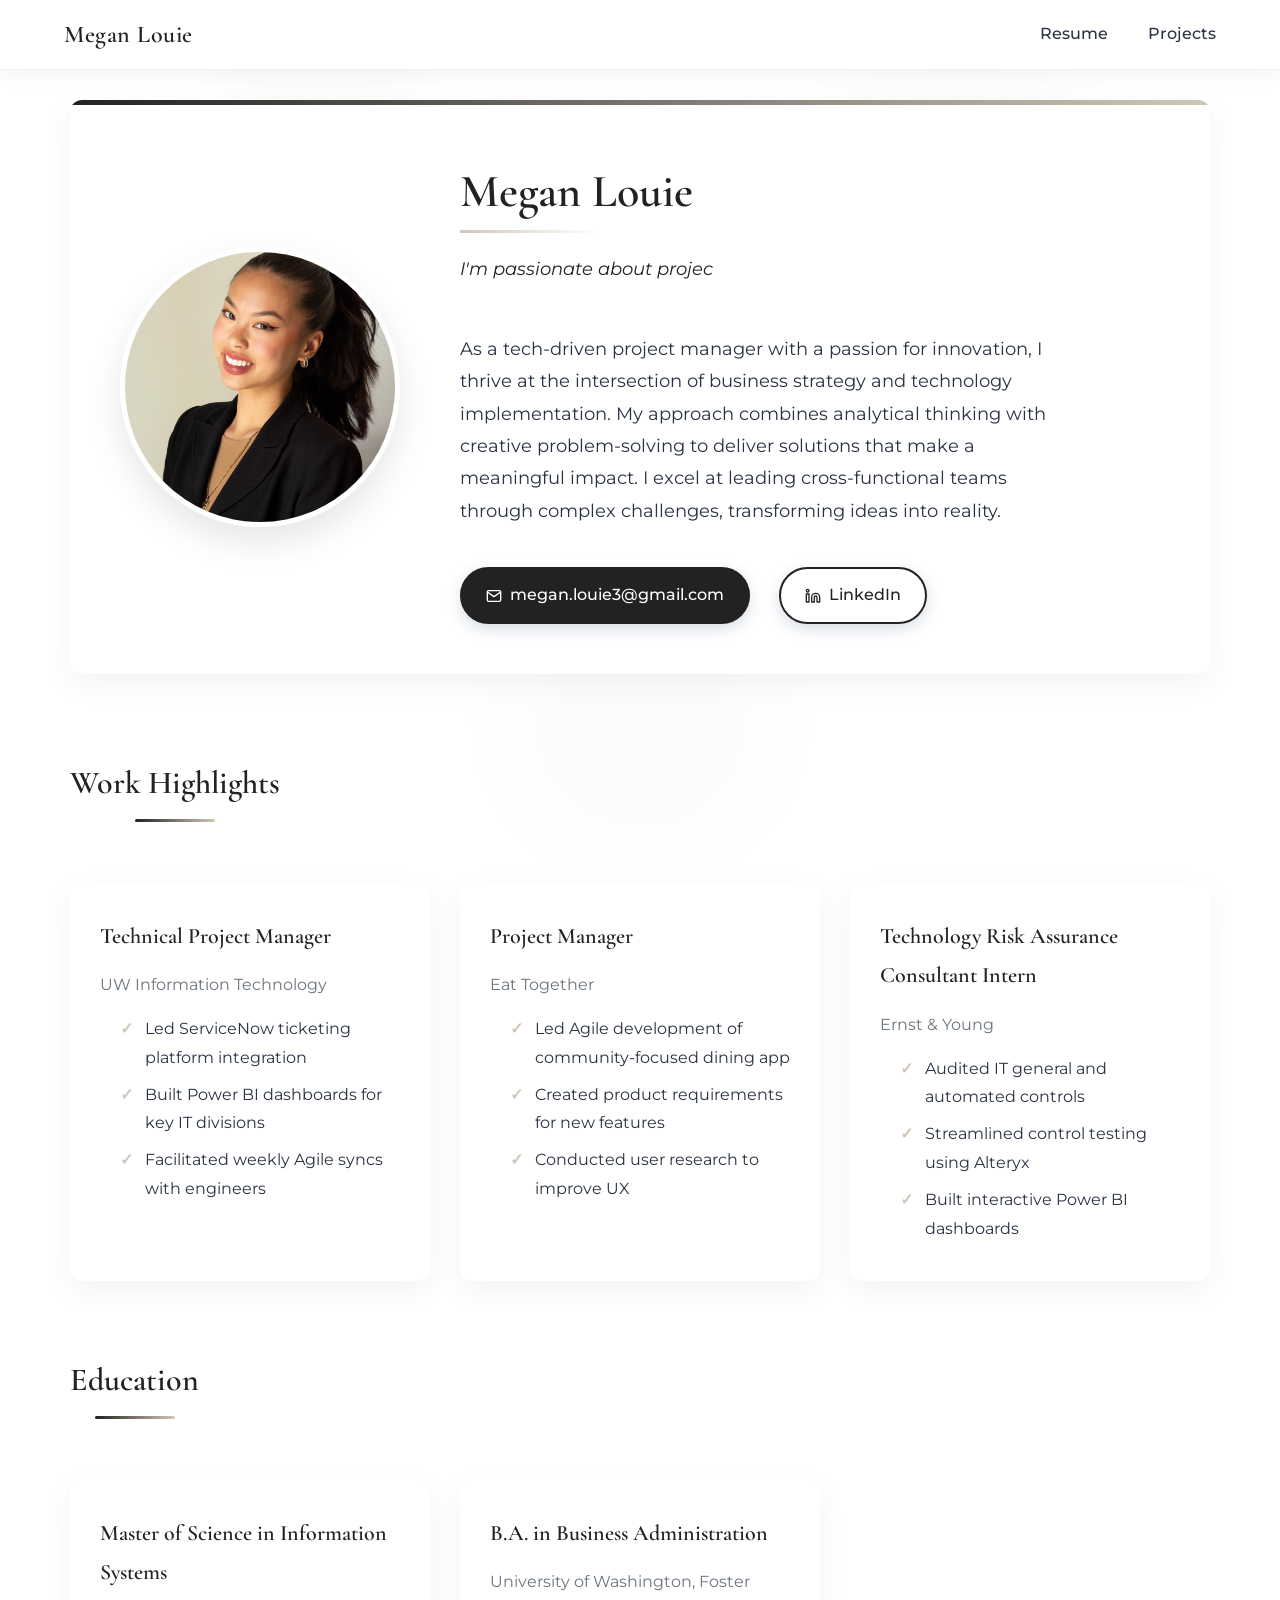
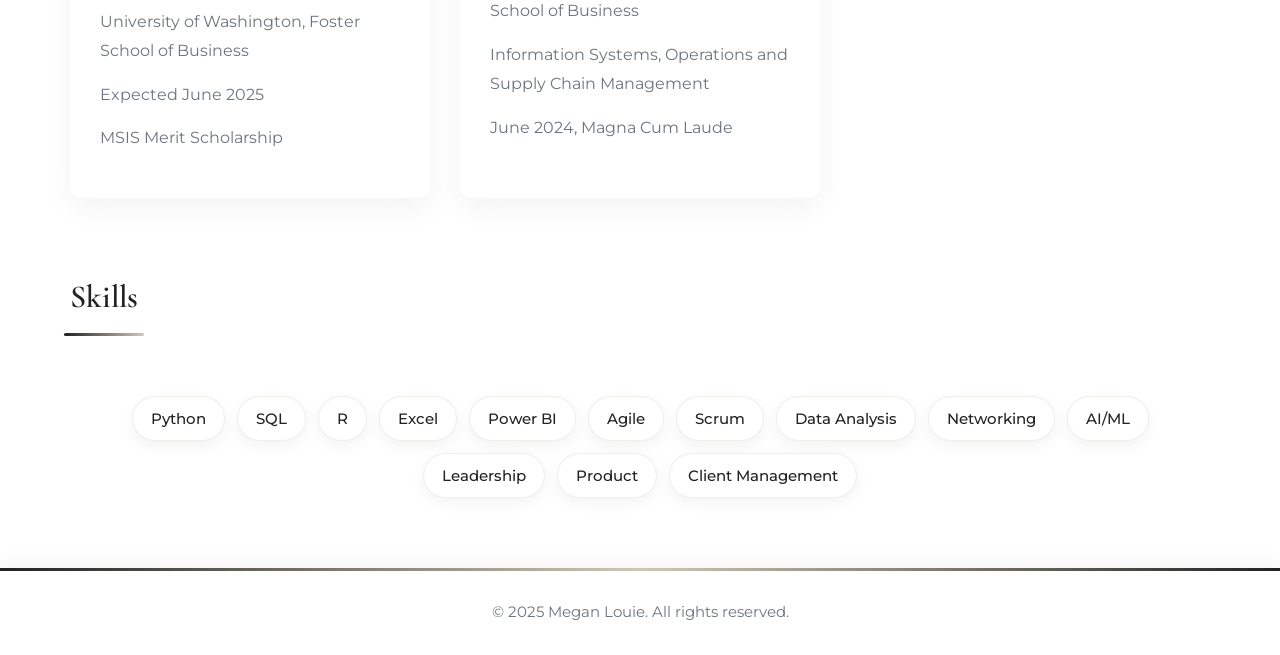
<file: index.html>
<script>
  // Interactive elements
  document.addEventListener('DOMContentLoaded', function () {
    // Typing animation for the hero section
    const text = "I'm passionate about project management and technology.";
    const typingElement = document.getElementById('typing-text');
    let i = 0;

    function typeWriter() {
      if (i < text.length) {
        typingElement.textContent += text.charAt(i);
        i++;
        setTimeout(typeWriter, 50);
      } else {
        setTimeout(() => {
          typingElement.classList.add('blink');
        }, 500);
      }
    }

    setTimeout(typeWriter, 1000);
  });
</script>
<!DOCTYPE html>
<html lang="en">

<head>
  <meta charset="UTF-8">
  <meta name="viewport" content="width=device-width, initial-scale=1.0">
  <title>Megan Louie - Portfolio</title>
  <style>
    @import url('https://fonts.googleapis.com/css2?family=Cormorant+Garamond:wght@400;500;600;700&family=Montserrat:wght@300;400;500&display=swap');

    /* Base styles */
    :root {
      --primary-color: #222222;
      --secondary-color: #e8e0d5;
      --accent-color: #d1c7b7;
      --light-accent: #f9f7f4;
      --bg-color: #ffffff;
      --text-color: #293241;
      --light-text: #6c757d;
      --header-height: 70px;
      --border-radius: 12px;
      --card-shadow: 0 10px 30px rgba(0, 0, 0, 0.05);
      --transition: all 0.4s cubic-bezier(0.165, 0.84, 0.44, 1);
    }

    * {
      margin: 0;
      padding: 0;
      box-sizing: border-box;
    }

    body {
      font-family: 'Montserrat', sans-serif;
      line-height: 1.8;
      color: var(--text-color);
      background-color: var(--bg-color);
      background-image:
        radial-gradient(circle at 25% 5%, rgba(209, 199, 183, 0.05) 5%, transparent 10%),
        radial-gradient(circle at 75% 20%, rgba(209, 199, 183, 0.05) 5%, transparent 15%),
        radial-gradient(circle at 50% 80%, rgba(209, 199, 183, 0.05) 8%, transparent 18%);
      background-attachment: fixed;
    }

    h1,
    h2,
    h3,
    h4 {
      font-family: 'Cormorant Garamond', serif;
      font-weight: 600;
    }

    /* Header styles */
    header {
      background-color: rgba(255, 255, 255, 0.95);
      backdrop-filter: blur(10px);
      -webkit-backdrop-filter: blur(10px);
      box-shadow: 0 4px 20px rgba(0, 0, 0, 0.05);
      position: fixed;
      top: 0;
      left: 0;
      right: 0;
      height: var(--header-height);
      display: flex;
      justify-content: space-between;
      align-items: center;
      padding: 0 5%;
      z-index: 1000;
      border-bottom: 1px solid rgba(152, 193, 217, 0.2);
    }

    .logo {
      font-family: 'Cormorant Garamond', serif;
      font-size: 24px;
      font-weight: 600;
      color: var(--primary-color);
      text-decoration: none;
      letter-spacing: 0.5px;
      position: relative;
      transition: var(--transition);
    }

    .logo::after {
      content: '';
      position: absolute;
      bottom: -3px;
      left: 0;
      width: 0;
      height: 2px;
      background-color: var(--accent-color);
      transition: var(--transition);
    }

    .logo:hover::after {
      width: 100%;
    }

    nav ul {
      display: flex;
      list-style: none;
    }

    nav ul li {
      margin-left: 40px;
    }

    nav ul li a {
      text-decoration: none;
      color: var(--text-color);
      font-weight: 500;
      position: relative;
      padding: 5px 0;
      transition: var(--transition);
    }

    nav ul li a::after {
      content: '';
      position: absolute;
      bottom: 0;
      left: 0;
      width: 0;
      height: 2px;
      background-color: var(--accent-color);
      transition: var(--transition);
    }

    nav ul li a:hover {
      color: var(--accent-color);
    }

    nav ul li a:hover::after {
      width: 100%;
    }

    /* Main content */
    main {
      max-width: 1200px;
      margin: 100px auto 60px;
      padding: 0 30px;
    }

    /* Hero section */
    .hero {
      display: flex;
      align-items: center;
      gap: 60px;
      margin-bottom: 80px;
      background: white;
      border-radius: var(--border-radius);
      padding: 50px;
      box-shadow: var(--card-shadow);
      position: relative;
      overflow: hidden;
    }

    .hero::before {
      content: '';
      position: absolute;
      top: 0;
      left: 0;
      width: 100%;
      height: 5px;
      background: linear-gradient(90deg, var(--primary-color), var(--accent-color));
    }

    .portrait {
      width: 280px;
      height: 280px;
      border-radius: 50%;
      object-fit: cover;
      border: 5px solid white;
      box-shadow: 0 15px 35px rgba(0, 0, 0, 0.1);
      position: relative;
      z-index: 1;
      transition: var(--transition);
    }

    .portrait:hover {
      transform: scale(1.03);
      box-shadow: 0 20px 40px rgba(0, 0, 0, 0.15);
    }

    .hero-content h1 {
      font-size: 46px;
      margin-bottom: 20px;
      color: var(--primary-color);
      position: relative;
      display: inline-block;
    }

    .hero-content h1::after {
      content: '';
      position: absolute;
      bottom: 0;
      left: 0;
      width: 60%;
      height: 3px;
      background: linear-gradient(90deg, var(--accent-color), transparent);
    }

    .hero-content .typing-container {
      height: 50px;
      margin-bottom: 30px;
    }

    .hero-content #typing-text {
      font-size: 18px;
      color: var(--primary-color);
      font-style: italic;
      position: relative;
    }

    .hero-content #typing-text.blink::after {
      content: '|';
      animation: blink 1s infinite;
      margin-left: 5px;
    }

    @keyframes blink {

      0%,
      100% {
        opacity: 1;
      }

      50% {
        opacity: 0;
      }
    }

    .hero-content p {
      font-size: 18px;
      color: var(--text-color);
      margin-bottom: 30px;
      max-width: 600px;
      line-height: 1.8;
    }

    .contact-btn {
      display: inline-flex;
      align-items: center;
      text-decoration: none;
      background-color: var(--primary-color);
      color: white;
      padding: 12px 24px;
      border-radius: 30px;
      font-weight: 500;
      margin-right: 15px;
      margin-top: 10px;
      box-shadow: 0 5px 15px rgba(61, 90, 128, 0.2);
      transition: var(--transition);
      border: 2px solid var(--primary-color);
    }

    .contact-btn:nth-of-type(2) {
      background-color: transparent;
      color: var(--primary-color);
    }

    .contact-btn svg {
      margin-right: 8px;
    }

    .contact-btn:hover {
      transform: translateY(-3px);
      box-shadow: 0 8px 25px rgba(61, 90, 128, 0.3);
      background-color: var(--accent-color);
      border-color: var(--accent-color);
      color: white;
    }

    /* Sections */
    section {
      margin-bottom: 70px;
    }

    section h2 {
      font-size: 32px;
      color: var(--primary-color);
      margin-bottom: 30px;
      text-align: center;
      position: relative;
      display: inline-block;
    }

    section h2::before {
      content: '';
      position: absolute;
      bottom: -10px;
      left: 50%;
      transform: translateX(-50%);
      width: 80px;
      height: 3px;
      background: linear-gradient(90deg, var(--primary-color), var(--accent-color));
      border-radius: 3px;
    }

    /* Highlights section */
    .highlights {
      display: grid;
      grid-template-columns: repeat(auto-fill, minmax(340px, 1fr));
      gap: 30px;
      margin-top: 40px;
    }

    .highlight-card {
      background-color: white;
      border-radius: var(--border-radius);
      padding: 30px;
      box-shadow: var(--card-shadow);
      transition: var(--transition);
      position: relative;
      border-top: 5px solid transparent;
      overflow: hidden;
      height: 100%;
      opacity: 1;
      transform: translateY(0);
    }

    .highlight-card::before {
      content: '';
      position: absolute;
      top: 0;
      left: 0;
      width: 100%;
      height: 5px;
      background: linear-gradient(90deg, var(--primary-color), var(--accent-color));
      transform: translateX(-100%);
      transition: var(--transition);
    }

    .highlight-card:hover {
      transform: translateY(-10px);
      box-shadow: 0 20px 40px rgba(0, 0, 0, 0.1);
    }

    .highlight-card:hover::before {
      transform: translateX(0);
    }

    .highlight-card h3 {
      font-size: 22px;
      margin-bottom: 15px;
      color: var(--primary-color);
    }

    .highlight-card p {
      color: var(--light-text);
      margin-bottom: 15px;
      font-size: 16px;
    }

    .highlight-card ul {
      margin-left: 20px;
      list-style-type: none;
    }

    .highlight-card ul li {
      margin-bottom: 8px;
      position: relative;
      padding-left: 25px;
    }

    .highlight-card ul li::before {
      content: '✓';
      position: absolute;
      left: 0;
      color: var(--accent-color);
      font-weight: bold;
    }

    /* Skills section */
    .skills-container {
      display: flex;
      flex-wrap: wrap;
      gap: 12px;
      justify-content: center;
      margin-top: 40px;
    }

    .skill-tag {
      background-color: white;
      color: var(--primary-color);
      padding: 8px 18px;
      border-radius: 30px;
      font-size: 15px;
      font-weight: 500;
      box-shadow: 0 5px 15px rgba(0, 0, 0, 0.05);
      transition: var(--transition);
      border: 1px solid rgba(209, 199, 183, 0.3);
    }

    .skill-tag:hover {
      background-color: var(--secondary-color);
      color: var(--primary-color);
      transform: translateY(-3px);
      box-shadow: 0 8px 20px rgba(0, 0, 0, 0.1);
    }

    /* Footer */
    footer {
      text-align: center;
      padding: 30px;
      background-color: white;
      box-shadow: 0 -4px 20px rgba(0, 0, 0, 0.05);
      position: relative;
    }

    footer::before {
      content: '';
      position: absolute;
      top: 0;
      left: 0;
      width: 100%;
      height: 3px;
      background: linear-gradient(90deg, var(--primary-color), var(--accent-color), var(--primary-color));
    }

    footer p {
      color: var(--light-text);
      font-size: 15px;
    }

    /* Responsive */
    @media (max-width: 900px) {
      .hero {
        flex-direction: column;
        text-align: center;
        padding: 40px 30px;
      }

      .hero-content h1 {
        font-size: 36px;
      }

      .hero-content h1::after {
        left: 50%;
        transform: translateX(-50%);
      }

      .highlights {
        grid-template-columns: 1fr;
      }

      .portrait {
        width: 200px;
        height: 200px;
      }

      section h2 {
        text-align: center;
        margin-left: auto;
        margin-right: auto;
        display: block;
      }
    }
  </style>
</head>

<body>
  <header>
    <a href="index.html" class="logo">Megan Louie</a>
    <nav>
      <ul>
        <li><a href="resume.html">Resume</a></li>
        <li><a href="projects.html">Projects</a></li>
      </ul>
    </nav>
  </header>

  <main>
    <section class="hero">
      <img src="portrait.jpg" alt="Megan Louie" class="portrait">
      <div class="hero-content">
        <h1>Megan Louie</h1>
        <div class="typing-container">
          <span id="typing-text"></span>
        </div>
        <p>As a tech-driven project manager with a passion for innovation, I thrive at the intersection of business
          strategy and technology implementation. My approach combines analytical thinking with creative problem-solving
          to deliver solutions that make a meaningful impact. I excel at leading cross-functional teams through complex
          challenges, transforming ideas into reality.</p>
        <a href="mailto:megan.louie3@gmail.com" class="contact-btn">
          <svg xmlns="http://www.w3.org/2000/svg" width="16" height="16" viewBox="0 0 24 24" fill="none"
            stroke="currentColor" stroke-width="2" stroke-linecap="round" stroke-linejoin="round">
            <path d="M4 4h16c1.1 0 2 .9 2 2v12c0 1.1-.9 2-2 2H4c-1.1 0-2-.9-2-2V6c0-1.1.9-2 2-2z"></path>
            <polyline points="22,6 12,13 2,6"></polyline>
          </svg>
          megan.louie3@gmail.com
        </a>
        <a href="https://www.linkedin.com/in/meganlouie" class="contact-btn" style="margin-left: 10px;">
          <svg xmlns="http://www.w3.org/2000/svg" width="16" height="16" viewBox="0 0 24 24" fill="none"
            stroke="currentColor" stroke-width="2" stroke-linecap="round" stroke-linejoin="round">
            <path d="M16 8a6 6 0 0 1 6 6v7h-4v-7a2 2 0 0 0-2-2 2 2 0 0 0-2 2v7h-4v-7a6 6 0 0 1 6-6z"></path>
            <rect x="2" y="9" width="4" height="12"></rect>
            <circle cx="4" cy="4" r="2"></circle>
          </svg>
          LinkedIn
        </a>
      </div>
    </section>

    <section>
      <h2>Work Highlights</h2>
      <div class="highlights">
        <div class="highlight-card">
          <h3>Technical Project Manager</h3>
          <p>UW Information Technology</p>
          <ul>
            <li>Led ServiceNow ticketing platform integration</li>
            <li>Built Power BI dashboards for key IT divisions</li>
            <li>Facilitated weekly Agile syncs with engineers</li>
          </ul>
        </div>
        <div class="highlight-card">
          <h3>Project Manager</h3>
          <p>Eat Together</p>
          <ul>
            <li>Led Agile development of community-focused dining app</li>
            <li>Created product requirements for new features</li>
            <li>Conducted user research to improve UX</li>
          </ul>
        </div>
        <div class="highlight-card">
          <h3>Technology Risk Assurance Consultant Intern</h3>
          <p>Ernst & Young</p>
          <ul>
            <li>Audited IT general and automated controls</li>
            <li>Streamlined control testing using Alteryx</li>
            <li>Built interactive Power BI dashboards</li>
          </ul>
        </div>
      </div>
    </section>

    <section>
      <h2>Education</h2>
      <div class="highlights">
        <div class="highlight-card">
          <h3>Master of Science in Information Systems</h3>
          <p>University of Washington, Foster School of Business</p>
          <p>Expected June 2025</p>
          <p>MSIS Merit Scholarship</p>
        </div>
        <div class="highlight-card">
          <h3>B.A. in Business Administration</h3>
          <p>University of Washington, Foster School of Business</p>
          <p>Information Systems, Operations and Supply Chain Management</p>
          <p>June 2024, Magna Cum Laude</p>
        </div>
      </div>
    </section>

    <section>
      <h2>Skills</h2>
      <div class="skills-container">
        <span class="skill-tag">Python</span>
        <span class="skill-tag">SQL</span>
        <span class="skill-tag">R</span>
        <span class="skill-tag">Excel</span>
        <span class="skill-tag">Power BI</span>
        <span class="skill-tag">Agile</span>
        <span class="skill-tag">Scrum</span>
        <span class="skill-tag">Data Analysis</span>
        <span class="skill-tag">Networking</span>
        <span class="skill-tag">AI/ML</span>
        <span class="skill-tag">Leadership</span>
        <span class="skill-tag">Product</span>
        <span class="skill-tag">Client Management</span>
      </div>
    </section>
  </main>

  <footer>
    <p>&copy; 2025 Megan Louie. All rights reserved.</p>
  </footer>
</body>

</html>
</file>
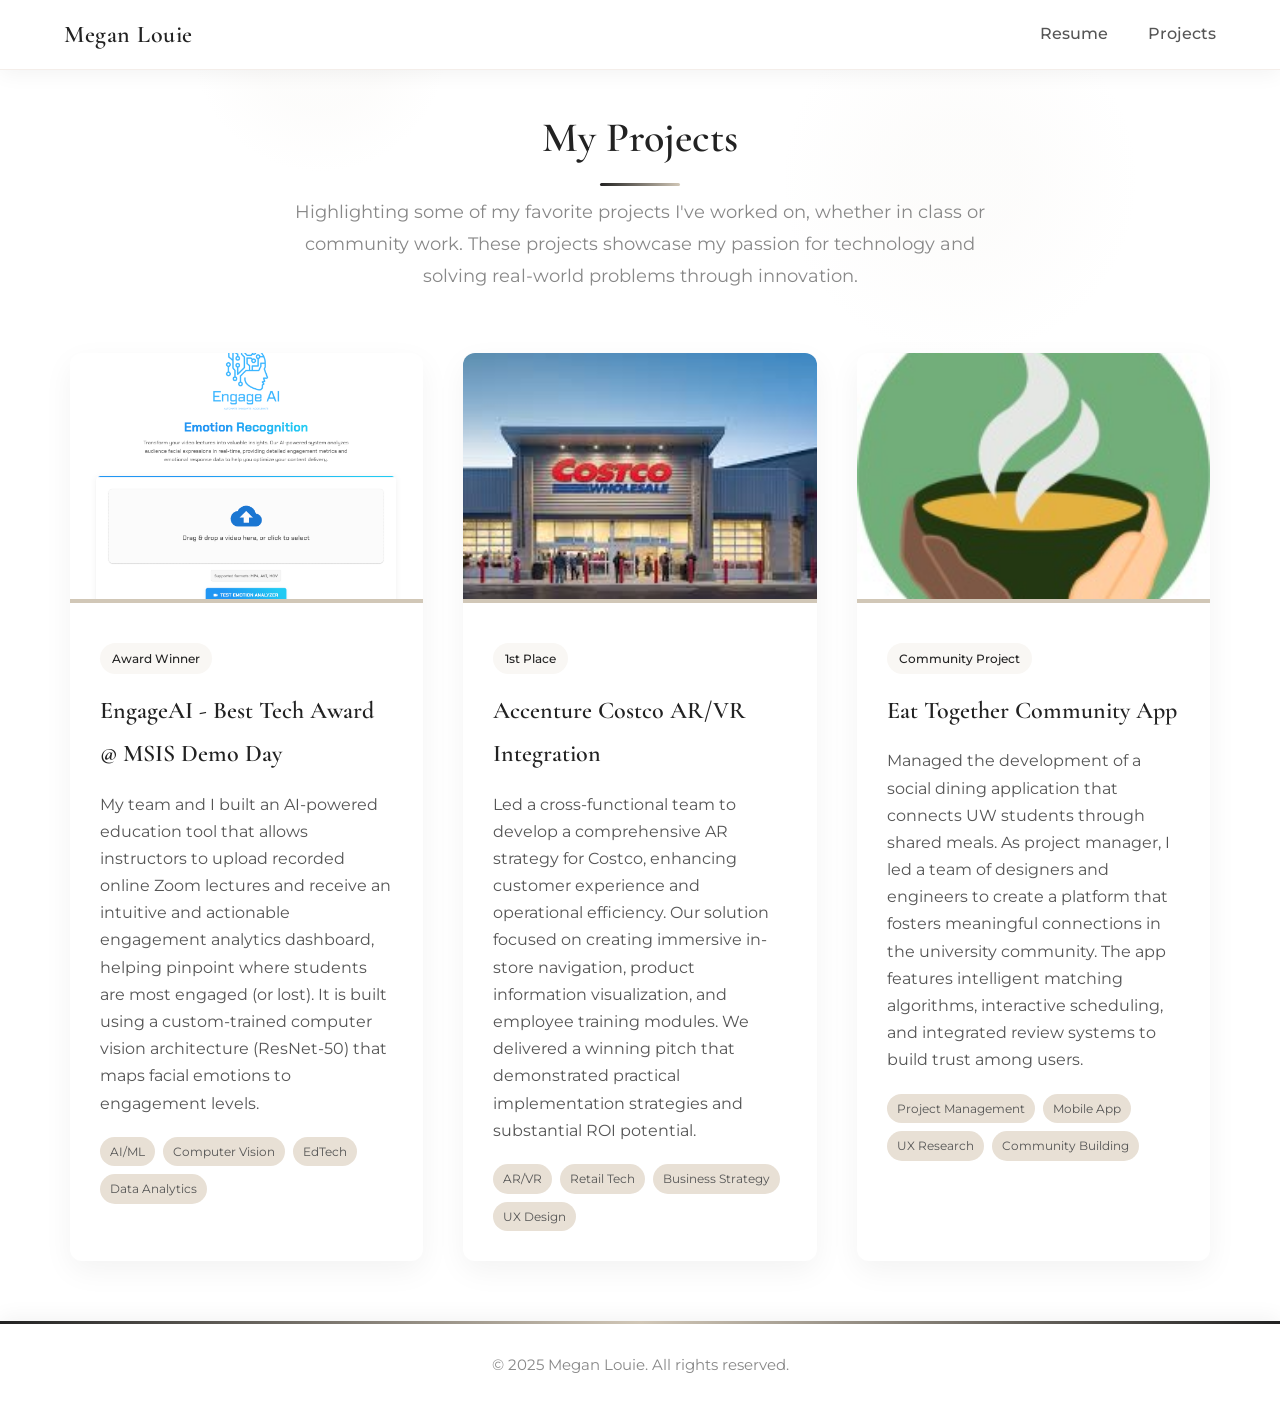
<file: projects.html>
<!DOCTYPE html>
<html lang="en">
<head>
    <meta charset="UTF-8">
    <meta name="viewport" content="width=device-width, initial-scale=1.0">
    <title>Megan Louie - Projects</title>
    <style>
        @import url('https://fonts.googleapis.com/css2?family=Cormorant+Garamond:wght@400;500;600;700&family=Montserrat:wght@300;400;500&display=swap');

        /* Base styles */
        :root {
            --primary-color: #222222;
            --secondary-color: #e8e0d5;
            --accent-color: #d1c7b7;
            --light-accent: #f9f7f4;
            --bg-color: #ffffff;
            --text-color: #555;
            --light-text: #888;
            --header-height: 70px;
            --border-radius: 12px;
            --card-shadow: 0 10px 30px rgba(0,0,0,0.05);
            --transition: all 0.4s cubic-bezier(0.165, 0.84, 0.44, 1);
        }

        * {
            margin: 0;
            padding: 0;
            box-sizing: border-box;
        }

        body {
            font-family: 'Montserrat', sans-serif;
            line-height: 1.8;
            color: var(--text-color);
            background-color: var(--bg-color);
            background-image: 
                radial-gradient(circle at 25% 5%, rgba(209, 199, 183, 0.05) 5%, transparent 10%),
                radial-gradient(circle at 75% 20%, rgba(209, 199, 183, 0.05) 5%, transparent 15%),
                radial-gradient(circle at 50% 80%, rgba(209, 199, 183, 0.05) 8%, transparent 18%);
            background-attachment: fixed;
        }

        h1, h2, h3, h4 {
            font-family: 'Cormorant Garamond', serif;
            font-weight: 600;
        }

        /* Header styles */
        header {
            background-color: rgba(255, 255, 255, 0.95);
            backdrop-filter: blur(10px);
            -webkit-backdrop-filter: blur(10px);
            box-shadow: 0 4px 20px rgba(0,0,0,0.05);
            position: fixed;
            top: 0;
            left: 0;
            right: 0;
            height: var(--header-height);
            display: flex;
            justify-content: space-between;
            align-items: center;
            padding: 0 5%;
            z-index: 1000;
            border-bottom: 1px solid rgba(200, 169, 150, 0.2);
        }

        .logo {
            font-family: 'Cormorant Garamond', serif;
            font-size: 24px;
            font-weight: 600;
            color: var(--primary-color);
            text-decoration: none;
            letter-spacing: 0.5px;
            position: relative;
            transition: var(--transition);
        }

        .logo::after {
            content: '';
            position: absolute;
            bottom: -3px;
            left: 0;
            width: 0;
            height: 2px;
            background-color: var(--accent-color);
            transition: var(--transition);
        }

        .logo:hover::after {
            width: 100%;
        }

        nav ul {
            display: flex;
            list-style: none;
        }

        nav ul li {
            margin-left: 40px;
        }

        nav ul li a {
            text-decoration: none;
            color: var(--text-color);
            font-weight: 500;
            position: relative;
            padding: 5px 0;
            transition: var(--transition);
        }

        nav ul li a::after {
            content: '';
            position: absolute;
            bottom: 0;
            left: 0;
            width: 0;
            height: 2px;
            background-color: var(--accent-color);
            transition: var(--transition);
        }

        nav ul li a:hover {
            color: var(--accent-color);
        }

        nav ul li a:hover::after {
            width: 100%;
        }

        /* Main content */
        main {
            max-width: 1200px;
            margin: 100px auto 60px;
            padding: 0 30px;
        }

        .projects-header {
            text-align: center;
            margin-bottom: 60px;
        }

        .projects-header h1 {
            font-size: 42px;
            color: var(--primary-color);
            margin-bottom: 20px;
            position: relative;
            display: inline-block;
        }

        .projects-header h1::after {
            content: '';
            position: absolute;
            bottom: -10px;
            left: 50%;
            transform: translateX(-50%);
            width: 80px;
            height: 3px;
            background: linear-gradient(90deg, var(--primary-color), var(--accent-color));
            border-radius: 3px;
        }

        .projects-header p {
            max-width: 700px;
            margin: 0 auto;
            color: var(--light-text);
            font-size: 18px;
        }

        /* Projects grid */
        .projects-grid {
            display: grid;
            grid-template-columns: repeat(auto-fill, minmax(350px, 1fr));
            gap: 40px;
        }

        .project-card {
            background-color: white;
            border-radius: var(--border-radius);
            overflow: hidden;
            box-shadow: var(--card-shadow);
            transition: var(--transition);
            height: 100%;
        }

        .project-card:hover {
            transform: translateY(-10px);
            box-shadow: 0 20px 40px rgba(0,0,0,0.1);
        }

        .project-image {
            width: 100%;
            height: 250px;
            object-fit: cover;
            border-bottom: 4px solid var(--accent-color);
            transition: var(--transition);
        }

        .project-card a {
            display: block;
            overflow: hidden;
        }

        .project-card a:hover .project-image {
            transform: scale(1.05);
        }

        .project-content {
            padding: 30px;
        }

        .project-tag {
            display: inline-block;
            background: var(--light-accent);
            color: var(--primary-color);
            font-size: 12px;
            font-weight: 500;
            padding: 5px 12px;
            border-radius: 20px;
            margin-bottom: 15px;
        }

        .project-title {
            font-size: 24px;
            margin-bottom: 15px;
            color: var(--primary-color);
        }

        .project-description {
            margin-bottom: 20px;
            color: var(--text-color);
            line-height: 1.7;
        }

        .project-skills {
            display: flex;
            flex-wrap: wrap;
            gap: 8px;
            margin-top: 20px;
        }

        .skill-badge {
            font-size: 12px;
            background: var(--secondary-color);
            color: var(--text-color);
            padding: 4px 10px;
            border-radius: 20px;
        }

        .project-link {
            display: inline-flex;
            align-items: center;
            text-decoration: none;
            color: var(--primary-color);
            font-weight: 500;
            margin-top: 20px;
            position: relative;
        }

        .project-link::after {
            content: '';
            position: absolute;
            bottom: -2px;
            left: 0;
            width: 0;
            height: 2px;
            background-color: var(--accent-color);
            transition: var(--transition);
        }

        .project-link:hover {
            color: var(--accent-color);
        }

        .project-link:hover::after {
            width: 100%;
        }

        .project-link svg {
            margin-left: 5px;
        }

        /* Footer */
        footer {
            text-align: center;
            padding: 30px;
            background-color: white;
            box-shadow: 0 -4px 20px rgba(0,0,0,0.05);
            position: relative;
        }

        footer::before {
            content: '';
            position: absolute;
            top: 0;
            left: 0;
            width: 100%;
            height: 3px;
            background: linear-gradient(90deg, var(--primary-color), var(--accent-color), var(--primary-color));
        }

        footer p {
            color: var(--light-text);
            font-size: 15px;
        }

        /* Responsive */
        @media (max-width: 900px) {
            .projects-grid {
                grid-template-columns: 1fr;
            }

            .projects-header h1 {
                font-size: 36px;
            }
        }
    </style>
</head>
<body>
    <header>
        <a href="index.html" class="logo">Megan Louie</a>
        <nav>
            <ul>
                <li><a href="resume.html">Resume</a></li>
                <li><a href="projects.html">Projects</a></li>
            </ul>
        </nav>
    </header>

    <main>
        <div class="projects-header">
            <h1>My Projects</h1>
            <p>Highlighting some of my favorite projects I've worked on, whether in class or community work. These projects showcase my passion for technology and solving real-world problems through innovation.</p>
        </div>

        <div class="projects-grid">
            <div class="project-card">
                <a href="https://github.com/EphremTil17/emotion_recognition/tree/main" target="_blank">
                    <img src="engageai.jpeg" alt="EngageAI Project" class="project-image">
                </a>
                <div class="project-content">
                    <span class="project-tag">Award Winner</span>
                    <h3 class="project-title">EngageAI - Best Tech Award @ MSIS Demo Day</h3>
                    <p class="project-description">My team and I built an AI-powered education tool that allows instructors to upload recorded online Zoom lectures and receive an intuitive and actionable engagement analytics dashboard, helping pinpoint where students are most engaged (or lost). It is built using a custom-trained computer vision architecture (ResNet-50) that maps facial emotions to engagement levels.</p>
                    <div class="project-skills">
                        <span class="skill-badge">AI/ML</span>
                        <span class="skill-badge">Computer Vision</span>
                        <span class="skill-badge">EdTech</span>
                        <span class="skill-badge">Data Analytics</span>
                    </div>
                </div>
            </div>

            <div class="project-card">
                <a href="https://docs.google.com/presentation/d/1dxGmGeLnRlrc48ct5DF-XwpVBdQF2y3N4y7ZmiUyIro/edit?usp=sharing" target="_blank">
                    <img src="costcopic.jpeg" alt="Accenture Costco AR/VR Integration" class="project-image">
                </a>
                <div class="project-content">
                    <span class="project-tag">1st Place</span>
                    <h3 class="project-title">Accenture Costco AR/VR Integration</h3>
                    <p class="project-description">Led a cross-functional team to develop a comprehensive AR strategy for Costco, enhancing customer experience and operational efficiency. Our solution focused on creating immersive in-store navigation, product information visualization, and employee training modules. We delivered a winning pitch that demonstrated practical implementation strategies and substantial ROI potential.</p>
                    <div class="project-skills">
                        <span class="skill-badge">AR/VR</span>
                        <span class="skill-badge">Retail Tech</span>
                        <span class="skill-badge">Business Strategy</span>
                        <span class="skill-badge">UX Design</span>
                    </div>
                </div>
            </div>

            <div class="project-card">
                <a href="https://github.com/eat-together-team" target="_blank">
                    <img src="ETLogo.jpeg" alt="Eat Together Community App" class="project-image">
                </a>
                <div class="project-content">
                    <span class="project-tag">Community Project</span>
                    <h3 class="project-title">Eat Together Community App</h3>
                    <p class="project-description">Managed the development of a social dining application that connects UW students through shared meals. As project manager, I led a team of designers and engineers to create a platform that fosters meaningful connections in the university community. The app features intelligent matching algorithms, interactive scheduling, and integrated review systems to build trust among users.</p>
                    <div class="project-skills">
                        <span class="skill-badge">Project Management</span>
                        <span class="skill-badge">Mobile App</span>
                        <span class="skill-badge">UX Research</span>
                        <span class="skill-badge">Community Building</span>
                    </div>
                </div>
            </div>
        </div>
    </main>

    <footer>
        <p>&copy; 2025 Megan Louie. All rights reserved.</p>
    </footer>
</body>
</html>
</file>
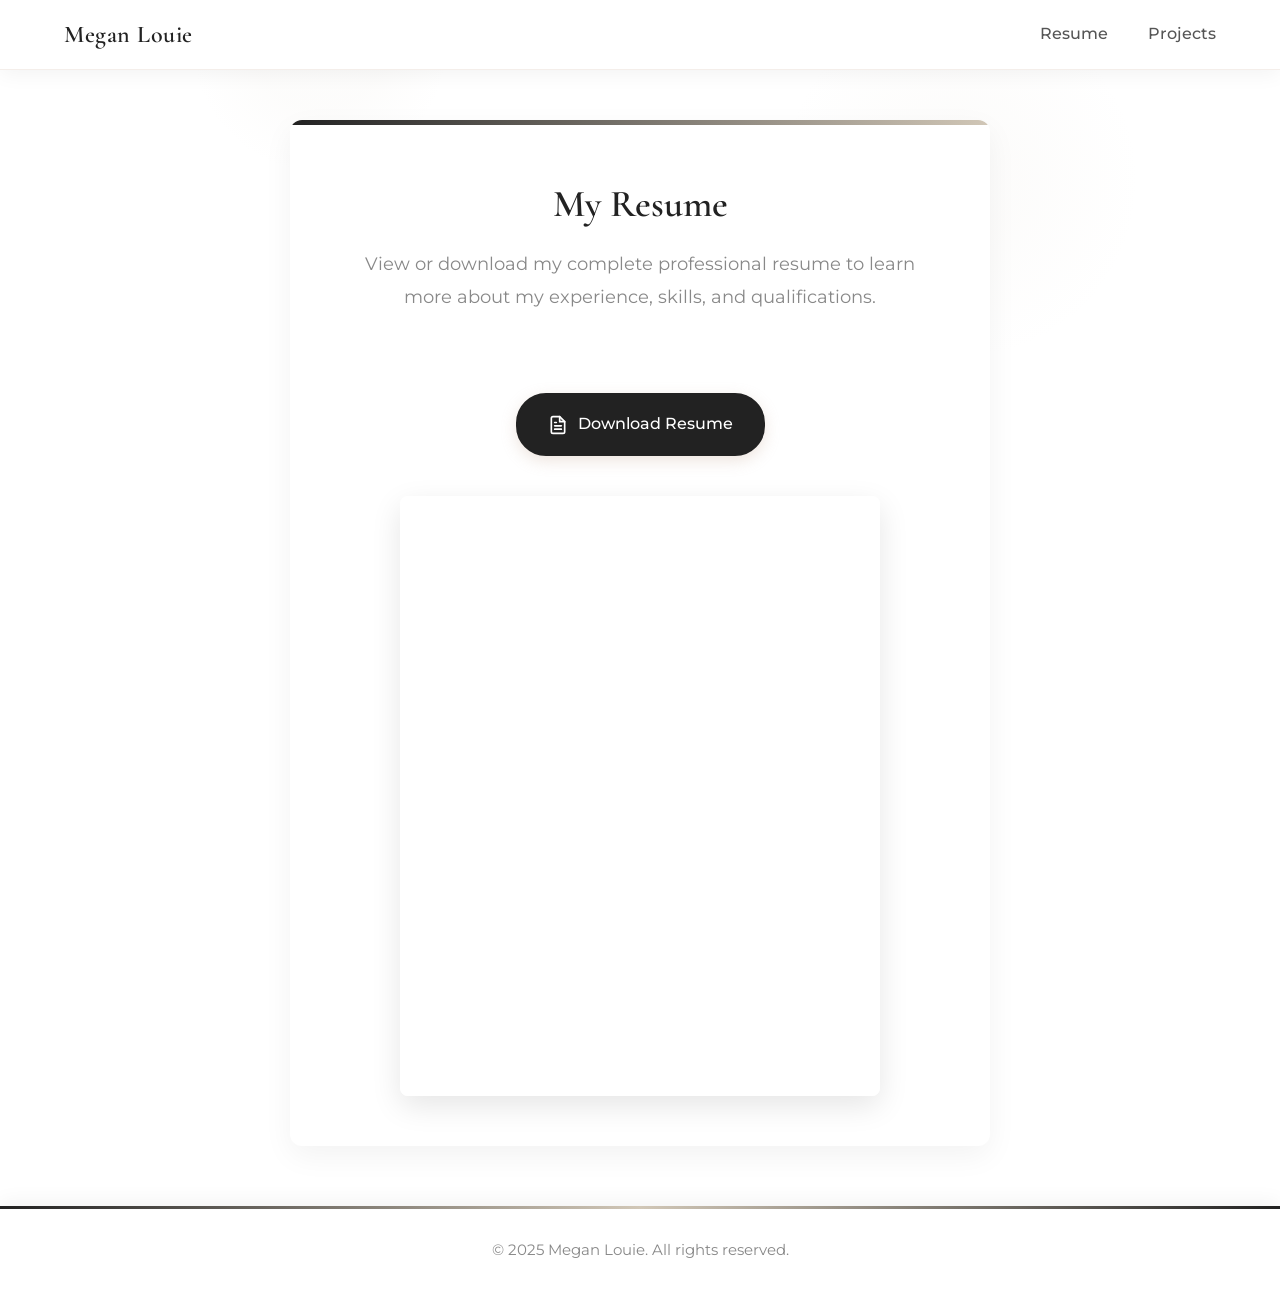
<file: resume.html>
<!DOCTYPE html>
<html lang="en">
<head>
    <meta charset="UTF-8">
    <meta name="viewport" content="width=device-width, initial-scale=1.0">
    <title>Megan Louie - Resume</title>
    <style>
        @import url('https://fonts.googleapis.com/css2?family=Cormorant+Garamond:wght@400;500;600;700&family=Montserrat:wght@300;400;500&display=swap');

        /* Base styles */
        :root {
            --primary-color: #222222;
            --secondary-color: #e8e0d5;
            --accent-color: #d1c7b7;
            --light-accent: #f9f7f4;
            --bg-color: #ffffff;
            --text-color: #555;
            --light-text: #888;
            --header-height: 70px;
            --border-radius: 12px;
            --card-shadow: 0 10px 30px rgba(0,0,0,0.05);
            --transition: all 0.4s cubic-bezier(0.165, 0.84, 0.44, 1);
        }

        * {
            margin: 0;
            padding: 0;
            box-sizing: border-box;
        }

        body {
            font-family: 'Montserrat', sans-serif;
            line-height: 1.8;
            color: var(--text-color);
            background-color: var(--bg-color);
            background-image: 
                radial-gradient(circle at 25% 5%, rgba(209, 199, 183, 0.05) 5%, transparent 10%),
                radial-gradient(circle at 75% 20%, rgba(209, 199, 183, 0.05) 5%, transparent 15%),
                radial-gradient(circle at 50% 80%, rgba(209, 199, 183, 0.05) 8%, transparent 18%);
            background-attachment: fixed;
            min-height: 100vh;
            display: flex;
            flex-direction: column;
        }

        h1, h2, h3, h4 {
            font-family: 'Cormorant Garamond', serif;
            font-weight: 600;
        }

        /* Header styles */
        header {
            background-color: rgba(255, 255, 255, 0.95);
            backdrop-filter: blur(10px);
            -webkit-backdrop-filter: blur(10px);
            box-shadow: 0 4px 20px rgba(0,0,0,0.05);
            position: fixed;
            top: 0;
            left: 0;
            right: 0;
            height: var(--header-height);
            display: flex;
            justify-content: space-between;
            align-items: center;
            padding: 0 5%;
            z-index: 1000;
            border-bottom: 1px solid rgba(200, 169, 150, 0.2);
        }

        .logo {
            font-family: 'Cormorant Garamond', serif;
            font-size: 24px;
            font-weight: 600;
            color: var(--primary-color);
            text-decoration: none;
            letter-spacing: 0.5px;
            position: relative;
            transition: var(--transition);
        }

        .logo::after {
            content: '';
            position: absolute;
            bottom: -3px;
            left: 0;
            width: 0;
            height: 2px;
            background-color: var(--accent-color);
            transition: var(--transition);
        }

        .logo:hover::after {
            width: 100%;
        }

        nav ul {
            display: flex;
            list-style: none;
        }

        nav ul li {
            margin-left: 40px;
        }

        nav ul li a {
            text-decoration: none;
            color: var(--text-color);
            font-weight: 500;
            position: relative;
            padding: 5px 0;
            transition: var(--transition);
        }

        nav ul li a::after {
            content: '';
            position: absolute;
            bottom: 0;
            left: 0;
            width: 0;
            height: 2px;
            background-color: var(--accent-color);
            transition: var(--transition);
        }

        nav ul li a:hover {
            color: var(--accent-color);
        }

        nav ul li a:hover::after {
            width: 100%;
        }

        /* Main content */
        main {
            flex: 1;
            max-width: 1000px;
            margin: 120px auto 60px;
            padding: 0 30px;
            text-align: center;
        }

        .resume-container {
            background-color: white;
            border-radius: var(--border-radius);
            padding: 50px;
            box-shadow: var(--card-shadow);
            display: flex;
            flex-direction: column;
            align-items: center;
            position: relative;
            overflow: hidden;
        }

        .resume-container::before {
            content: '';
            position: absolute;
            top: 0;
            left: 0;
            width: 100%;
            height: 5px;
            background: linear-gradient(90deg, var(--primary-color), var(--accent-color));
        }

        .resume-heading {
            margin-bottom: 30px;
        }

        .resume-heading h1 {
            font-size: 38px;
            color: var(--primary-color);
            margin-bottom: 10px;
        }

        .resume-heading p {
            color: var(--light-text);
            font-size: 18px;
            max-width: 600px;
            margin: 0 auto 30px;
        }

        .resume-link {
            display: inline-flex;
            align-items: center;
            justify-content: center;
            text-decoration: none;
            background-color: var(--primary-color);
            color: white;
            padding: 15px 30px;
            border-radius: 30px;
            font-weight: 500;
            margin-top: 20px;
            box-shadow: 0 5px 15px rgba(200, 169, 150, 0.3);
            transition: var(--transition);
            border: 2px solid var(--primary-color);
        }

        .resume-link svg {
            margin-right: 10px;
        }

        .resume-link:hover {
            transform: translateY(-3px);
            box-shadow: 0 8px 25px rgba(200, 169, 150, 0.4);
            background-color: var(--accent-color);
            border-color: var(--accent-color);
        }

        /* Resume iframe */
        .resume-preview-container {
            width: 100%;
            display: flex;
            justify-content: center;
            margin-top: 40px;
        }

        .resume-preview {
            width: 80%;
            height: 600px;
            border-radius: 8px;
            box-shadow: 0 10px 30px rgba(0,0,0,0.1);
            transition: var(--transition);
            border: 15px solid white;
        }

        .resume-preview:hover {
            transform: scale(1.02);
            box-shadow: 0 15px 40px rgba(0,0,0,0.15);
        }

        /* Footer */
        footer {
            text-align: center;
            padding: 30px;
            background-color: white;
            box-shadow: 0 -4px 20px rgba(0,0,0,0.05);
            position: relative;
            margin-top: auto;
        }

        footer::before {
            content: '';
            position: absolute;
            top: 0;
            left: 0;
            width: 100%;
            height: 3px;
            background: linear-gradient(90deg, var(--primary-color), var(--accent-color), var(--primary-color));
        }

        footer p {
            color: var(--light-text);
            font-size: 15px;
        }

        /* Responsive */
        @media (max-width: 768px) {
            .resume-container {
                padding: 30px 20px;
            }

            .resume-heading h1 {
                font-size: 32px;
            }
        }
    </style>
</head>
<body>
    <header>
        <a href="index.html" class="logo">Megan Louie</a>
        <nav>
            <ul>
                <li><a href="resume.html">Resume</a></li>
                <li><a href="projects.html">Projects</a></li>
            </ul>
        </nav>
    </header>

    <main>
        <div class="resume-container">
            <div class="resume-heading">
                <h1>My Resume</h1>
                <p>View or download my complete professional resume to learn more about my experience, skills, and qualifications.</p>
            </div>

            <a href="Megan _Louie_Resume_April_2025.pdf" class="resume-link" target="_blank">
                <svg xmlns="http://www.w3.org/2000/svg" width="20" height="20" viewBox="0 0 24 24" fill="none" stroke="currentColor" stroke-width="2" stroke-linecap="round" stroke-linejoin="round">
                    <path d="M14 2H6a2 2 0 0 0-2 2v16a2 2 0 0 0 2 2h12a2 2 0 0 0 2-2V8z"></path>
                    <polyline points="14 2 14 8 20 8"></polyline>
                    <line x1="16" y1="13" x2="8" y2="13"></line>
                    <line x1="16" y1="17" x2="8" y2="17"></line>
                    <polyline points="10 9 9 9 8 9"></polyline>
                </svg>
                Download Resume
            </a>

            <div class="resume-preview-container">
                <iframe src="Megan _Louie_Resume_April_2025.pdf" class="resume-preview"></iframe>
            </div>
        </div>
    </main>

    <footer>
        <p>&copy; 2025 Megan Louie. All rights reserved.</p>
    </footer>
</body>
</html>
</file>
